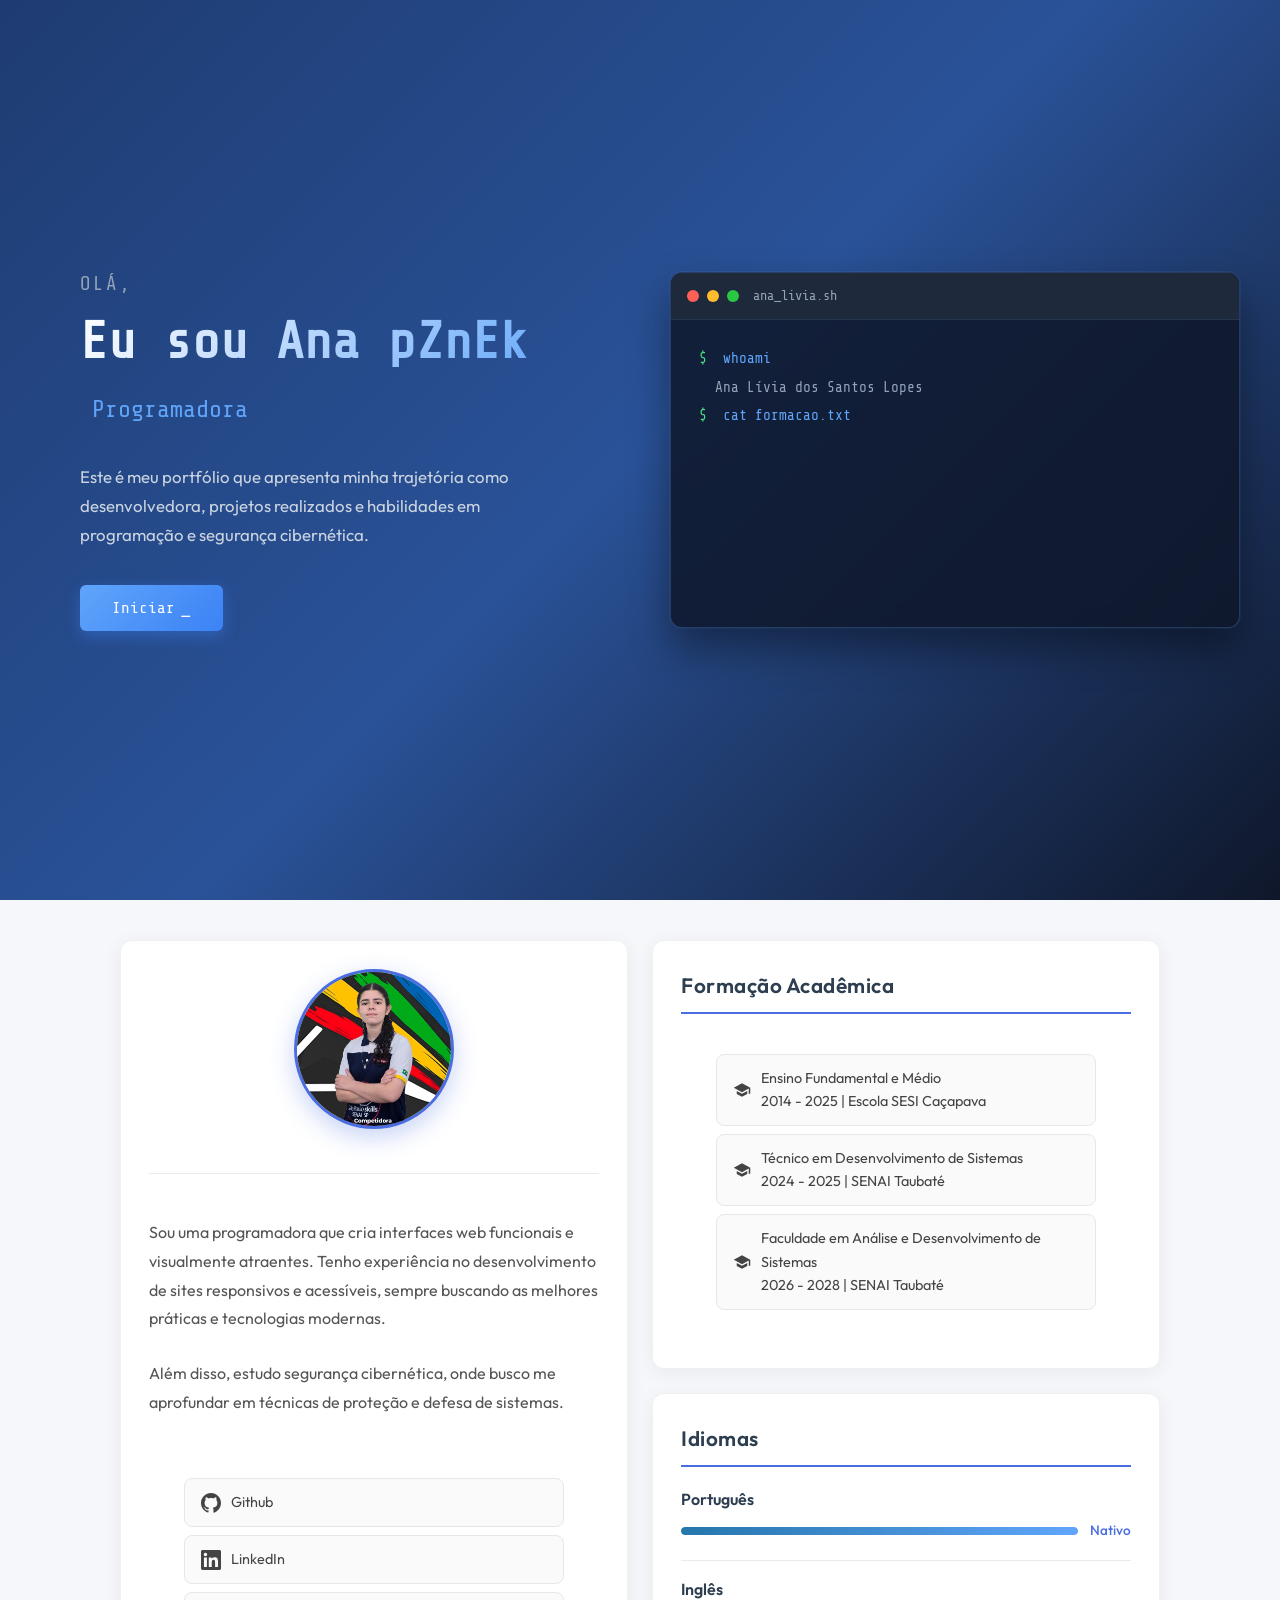
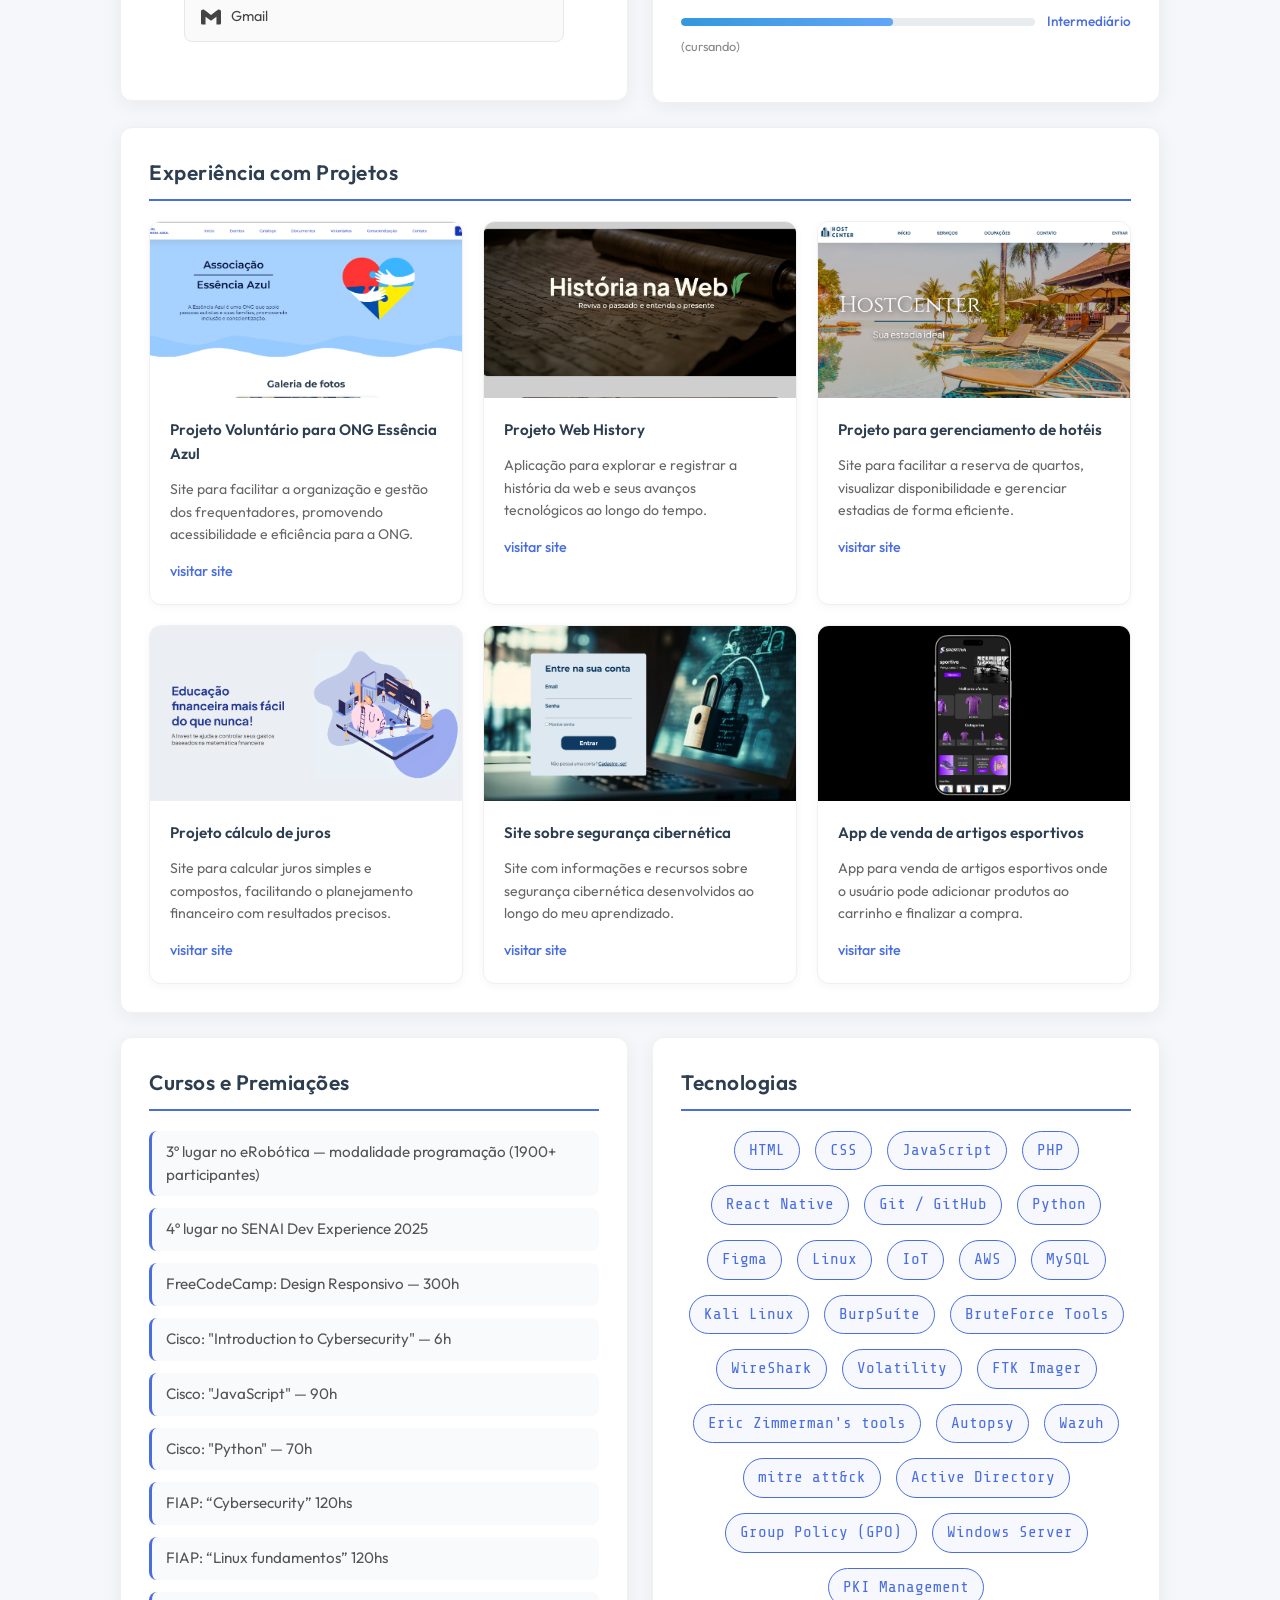
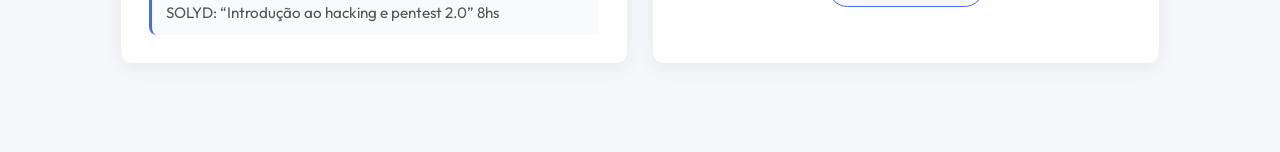
<file: index.html>
<!DOCTYPE html>
<html lang="pt-BR">

<head>
    <meta charset="UTF-8">
    <meta name="viewport" content="width=device-width, initial-scale=1.0">
    <title>Portfólio - Ana Lívia dos Santos Lopes</title>
    <link rel="stylesheet" href="style.css">
    <link rel="preconnect" href="https://fonts.googleapis.com">
    <link href="https://fonts.googleapis.com/css2?family=Share+Tech+Mono&family=Outfit:wght@300;400;500;600;700&display=swap" rel="stylesheet">
</head>

<body>

    <canvas id="matrix-canvas"></canvas>

    <div class="banner-completo">
        <div class="banner-container">
            <div class="banner-esquerda">
                <div class="saudacao glitch-text" data-text="olá,">olá,</div>
                <h1 class="nome-principal"><span class="decrypt-name">Eu sou Ana Lívia</span></h1>

                <section class="animation">
                    <div class="first"><div>Programadora</div></div>
                    <div class="second"><div>Penetration Tester</div></div>
                    <div class="third"><div>Analista de SOC</div></div>
                </section>

                <p class="descricao">
                    Este é meu portfólio que apresenta minha trajetória como desenvolvedora,
                    projetos realizados e habilidades em programação e segurança cibernética.
                </p>

                <button class="botao-contato" onclick="document.getElementById('avatar').scrollIntoView({behavior:'smooth'})">
                    <span class="btn-text">Iniciar</span>
                    <span class="btn-cursor">_</span>
                </button>
            </div>

            <div class="banner-direita">
                <div class="terminal-header">
                    <span class="dot dot-red"></span>
                    <span class="dot dot-yellow"></span>
                    <span class="dot dot-green"></span>
                    <span class="terminal-title">ana_livia.sh</span>
                </div>
                <div class="terminal-body">
                    <div class="terminal-line"><span class="prompt">$</span> <span class="cmd">whoami</span></div>
                    <div class="terminal-line output">Ana Lívia dos Santos Lopes</div>
                    <div class="terminal-line"><span class="prompt">$</span> <span class="cmd">cat formacao.txt</span></div>
                    <div class="terminal-line output">→ Frontend Developer <span class="tag">SENAI</span></div>
                    <div class="terminal-line output">→ Backend Developer <span class="tag">SENAI</span></div>
                    <div class="terminal-line output">→ Cybersecurity <span class="tag">Worldskills</span></div>
                    <div class="terminal-line"><span class="prompt">$</span> <span class="cmd">status</span></div>
                    <div class="terminal-line output"><span class="status-ok">● ONLINE</span> &mdash; disponível para oportunidades</div>
                    <div class="terminal-line blink-line"><span class="prompt">$</span> <span class="cursor-blink">█</span></div>
                </div>
            </div>
        </div>
    </div>

    <div class="container">

        <div class="info">
            <div class="secao-perfil reveal">
                <div class="secao">
                    <img id="avatar" src="./img/img.png" alt="Ana Lívia">
                    <div class=" hr1 divisor"></div>
                    <p class="sobre-mim">
                        Sou uma programadora que cria interfaces web funcionais e visualmente atraentes.
                        Tenho experiência no desenvolvimento de sites responsivos e acessíveis, sempre buscando
                        as melhores práticas e tecnologias modernas.
                    </p>
                    <br>
                    <p class="sobre-mim">
                        Além disso, estudo segurança cibernética, onde busco me aprofundar em técnicas
                        de proteção e defesa de sistemas.
                    </p>

                    <div class="contato contato1">
                        <a href="https://github.com/Ana-Livia-Lopes" target="_blank" class="icone">
                            <svg width="20" height="20" fill="currentColor" viewBox="0 0 24 24"><path d="M12 0C5.37 0 0 5.37 0 12c0 5.3 3.438 9.8 8.205 11.385.6.113.82-.258.82-.577 0-.285-.01-1.04-.015-2.04-3.338.724-4.042-1.61-4.042-1.61C4.422 18.07 3.633 17.7 3.633 17.7c-1.087-.744.084-.729.084-.729 1.205.084 1.838 1.236 1.838 1.236 1.07 1.835 2.809 1.305 3.495.998.108-.776.417-1.305.76-1.605-2.665-.3-5.466-1.332-5.466-5.93 0-1.31.465-2.38 1.235-3.22-.135-.303-.54-1.523.105-3.176 0 0 1.005-.322 3.3 1.23.96-.267 1.98-.399 3-.405 1.02.006 2.04.138 3 .405 2.28-1.552 3.285-1.23 3.285-1.23.645 1.653.24 2.873.12 3.176.765.84 1.23 1.91 1.23 3.22 0 4.61-2.805 5.625-5.475 5.92.42.36.81 1.096.81 2.22 0 1.606-.015 2.896-.015 3.286 0 .315.21.69.825.57C20.565 21.795 24 17.295 24 12c0-6.63-5.37-12-12-12"/></svg>
                            Github
                        </a>
                        <a href="https://www.linkedin.com/in/ana-livia-santos-lopes" target="_blank" class="icone">
                            <svg width="20" height="20" fill="currentColor" viewBox="0 0 24 24"><path d="M20.447 20.452h-3.554v-5.569c0-1.328-.027-3.037-1.852-3.037-1.853 0-2.136 1.445-2.136 2.939v5.667H9.351V9h3.414v1.561h.046c.477-.9 1.637-1.85 3.37-1.85 3.601 0 4.267 2.37 4.267 5.455v6.286zM5.337 7.433c-1.144 0-2.063-.926-2.063-2.065 0-1.138.92-2.063 2.063-2.063 1.14 0 2.064.925 2.064 2.063 0 1.139-.925 2.065-2.064 2.065zm1.782 13.019H3.555V9h3.564v11.452zM22.225 0H1.771C.792 0 0 .774 0 1.729v20.542C0 23.227.792 24 1.771 24h20.451C23.2 24 24 23.227 24 22.271V1.729C24 .774 23.2 0 22.222 0h.003z"/></svg>
                            LinkedIn
                        </a>
                        <a href="mailto:ana.livia.santos.lopes@gmail.com" class="icone">
                            <svg width="20" height="20" fill="currentColor" viewBox="0 0 24 24"><path d="M24 5.457v13.909c0 .904-.732 1.636-1.636 1.636h-3.819V11.73L12 16.64l-6.545-4.91v9.273H1.636A1.636 1.636 0 0 1 0 19.366V5.457c0-2.023 2.309-3.178 3.927-1.964L5.455 4.64 12 9.548l6.545-4.91 1.528-1.145C21.69 2.28 24 3.434 24 5.457z"/></svg>
                            Gmail
                        </a>
                    </div>
                </div>
            </div>

            <div class="coluna-direita">
                <div class="secao reveal">
                    <h2 class="titulo-secao">Formação Acadêmica</h2>
                    <div class="contato">
                        <div class="icone" style="cursor:default;">
                            <svg width="18" height="18" fill="currentColor" viewBox="0 0 24 24"><path d="M12 3L1 9l11 6 9-4.91V17h2V9L12 3zM5 13.18v4L12 21l7-3.82v-4L12 17l-7-3.82z"/></svg>
                            Ensino Fundamental e Médio <br> 2014 - 2025 | Escola SESI Caçapava
                        </div>
                        <div class="icone" style="cursor:default;">
                            <svg width="18" height="18" fill="currentColor" viewBox="0 0 24 24"><path d="M12 3L1 9l11 6 9-4.91V17h2V9L12 3zM5 13.18v4L12 21l7-3.82v-4L12 17l-7-3.82z"/></svg>
                            Técnico em Desenvolvimento de Sistemas <br> 2024 - 2025 | SENAI Taubaté
                        </div>
                        <div class="icone" style="cursor:default;">
                            <svg width="18" height="18" fill="currentColor" viewBox="0 0 24 24"><path d="M12 3L1 9l11 6 9-4.91V17h2V9L12 3zM5 13.18v4L12 21l7-3.82v-4L12 17l-7-3.82z"/></svg>
                            Faculdade em Análise e Desenvolvimento de Sistemas <br> 2026 - 2028 | SENAI Taubaté
                        </div>
                    </div>
                </div>

                <div class="secao-idiomas reveal">
                    <h2 class="titulo-secao">Idiomas</h2>
                    <ul class="lista-idiomas">
                        <li class="item-idioma">
                            <div class="idioma">Português</div>
                            <div class="nivel-container">
                                <div class="barra-progresso">
                                    <div class="progresso progresso-portugues"></div>
                                </div>
                                <span class="nivel-texto">Nativo</span>
                            </div>
                        </li>
                        <div class="divisor"></div>
                        <li class="item-idioma">
                            <div class="idioma">Inglês</div>
                            <div class="nivel-container">
                                <div class="barra-progresso">
                                    <div class="progresso progresso-ingles"></div>
                                </div>
                                <span class="nivel-texto">Intermediário</span>
                            </div>
                            <div class="observacao">(cursando)</div>
                        </li>
                    </ul>
                </div>
            </div>
        </div>

        <div class="secao reveal">
            <h2 class="titulo-secao">Experiência com Projetos</h2>
            <section class="articles">
                <article>
                    <div class="article-wrapper">
                        <figure><img src="./img/projeto1.png" alt="ONG Essência Azul" /></figure>
                        <div class="article-body">
                            <h2>Projeto Voluntário para ONG Essência Azul</h2>
                            <p>Site para facilitar a organização e gestão dos frequentadores, promovendo acessibilidade e eficiência para a ONG.</p>
                            <a href="https://www.portalessenciaazul.cloud/" target="_blank" class="read-more">
                                visitar site
                                <svg xmlns="http://www.w3.org/2000/svg" class="icon" viewBox="0 0 20 20" fill="currentColor">
                                    <path fill-rule="evenodd" d="M12.293 5.293a1 1 0 011.414 0l4 4a1 1 0 010 1.414l-4 4a1 1 0 01-1.414-1.414L14.586 11H3a1 1 0 110-2h11.586l-2.293-2.293a1 1 0 010-1.414z" clip-rule="evenodd" />
                                </svg>
                            </a>
                        </div>
                    </div>
                </article>
                <article>
                    <div class="article-wrapper">
                        <figure><img src="./img/projeto2.png" alt="Projeto 2" /></figure>
                        <div class="article-body">
                            <h2>Projeto Web History</h2>
                            <p>Aplicação para explorar e registrar a história da web e seus avanços tecnológicos ao longo do tempo.</p>
                            <a href="https://github.com/Ana-Livia-Lopes/WebHistory" target="_blank" class="read-more">
                                visitar site
                                <svg xmlns="http://www.w3.org/2000/svg" class="icon" viewBox="0 0 20 20" fill="currentColor">
                                    <path fill-rule="evenodd" d="M12.293 5.293a1 1 0 011.414 0l4 4a1 1 0 010 1.414l-4 4a1 1 0 01-1.414-1.414L14.586 11H3a1 1 0 110-2h11.586l-2.293-2.293a1 1 0 010-1.414z" clip-rule="evenodd" />
                                </svg>
                            </a>
                        </div>
                    </div>
                </article>
                <article>
                    <div class="article-wrapper">
                        <figure><img src="./img/projeto3.png" alt="Gerenciamento de hotéis" /></figure>
                        <div class="article-body">
                            <h2>Projeto para gerenciamento de hotéis</h2>
                            <p>Site para facilitar a reserva de quartos, visualizar disponibilidade e gerenciar estadias de forma eficiente.</p>
                            <a href="https://www.portalessenciaazul.cloud/" target="_blank" class="read-more">
                                visitar site
                                <svg xmlns="http://www.w3.org/2000/svg" class="icon" viewBox="0 0 20 20" fill="currentColor">
                                    <path fill-rule="evenodd" d="M12.293 5.293a1 1 0 011.414 0l4 4a1 1 0 010 1.414l-4 4a1 1 0 01-1.414-1.414L14.586 11H3a1 1 0 110-2h11.586l-2.293-2.293a1 1 0 010-1.414z" clip-rule="evenodd" />
                                </svg>
                            </a>
                        </div>
                    </div>
                </article>
                <article>
                    <div class="article-wrapper">
                        <figure><img src="./img/projeto4.png" alt="Cálculo de juros" /></figure>
                        <div class="article-body">
                            <h2>Projeto cálculo de juros</h2>
                            <p>Site para calcular juros simples e compostos, facilitando o planejamento financeiro com resultados precisos.</p>
                            <a href="https://github.com/Ana-Livia-Lopes/WebHistory" target="_blank" class="read-more">
                                visitar site
                                <svg xmlns="http://www.w3.org/2000/svg" class="icon" viewBox="0 0 20 20" fill="currentColor">
                                    <path fill-rule="evenodd" d="M12.293 5.293a1 1 0 011.414 0l4 4a1 1 0 010 1.414l-4 4a1 1 0 01-1.414-1.414L14.586 11H3a1 1 0 110-2h11.586l-2.293-2.293a1 1 0 010-1.414z" clip-rule="evenodd" />
                                </svg>
                            </a>
                        </div>
                    </div>
                </article>
                <article>
                    <div class="article-wrapper">
                        <figure><img src="./img/projeto5.png" alt="Segurança cibernética" /></figure>
                        <div class="article-body">
                            <h2>Site sobre segurança cibernética</h2>
                            <p>Site com informações e recursos sobre segurança cibernética desenvolvidos ao longo do meu aprendizado.</p>
                            <a href="https://github.com/Ana-Livia-Lopes/cybersecurity-website" target="_blank" class="read-more">
                                visitar site
                                <svg xmlns="http://www.w3.org/2000/svg" class="icon" viewBox="0 0 20 20" fill="currentColor">
                                    <path fill-rule="evenodd" d="M12.293 5.293a1 1 0 011.414 0l4 4a1 1 0 010 1.414l-4 4a1 1 0 01-1.414-1.414L14.586 11H3a1 1 0 110-2h11.586l-2.293-2.293a1 1 0 010-1.414z" clip-rule="evenodd" />
                                </svg>
                            </a>
                        </div>
                    </div>
                </article>
                <article>
                    <div class="article-wrapper">
                        <figure><img src="./img/projeto6.png" alt="Artigos esportivos" /></figure>
                        <div class="article-body">
                            <h2>App de venda de artigos esportivos</h2>
                            <p>App para venda de artigos esportivos onde o usuário pode adicionar produtos ao carrinho e finalizar a compra.</p>
                            <a href="https://github.com/Lucas-Balderrama/app_syncro_smartweb" target="_blank" class="read-more">
                                visitar site
                                <svg xmlns="http://www.w3.org/2000/svg" class="icon" viewBox="0 0 20 20" fill="currentColor">
                                    <path fill-rule="evenodd" d="M12.293 5.293a1 1 0 011.414 0l4 4a1 1 0 010 1.414l-4 4a1 1 0 01-1.414-1.414L14.586 11H3a1 1 0 110-2h11.586l-2.293-2.293a1 1 0 010-1.414z" clip-rule="evenodd" />
                                </svg>
                            </a>
                        </div>
                    </div>
                </article>
            </section>
        </div>

        <div class="info">
            <div class="secao reveal">
                <h2 class="titulo-secao">Cursos e Premiações</h2>
                <ul class="lista-conquistas">
                    <li> 3º lugar no eRobótica — modalidade programação (1900+ participantes)</li>
                    <li> 4º lugar no SENAI Dev Experience 2025</li>
                    <li> FreeCodeCamp: Design Responsivo — 300h</li>
                    <li> Cisco: "Introduction to Cybersecurity" — 6h</li>
                    <li> Cisco: "JavaScript" — 90h</li>
                    <li> Cisco: "Python" — 70h</li>
                    <li>FIAP: “Cybersecurity” 120hs</li>
                    <li>FIAP: “Linux fundamentos” 120hs</li>
                    <li>SOLYD: “Introdução ao hacking e pentest 2.0” 8hs</li>
                </ul>
            </div>

            <div class="secao reveal">
                <h2 class="titulo-secao">Tecnologias</h2>
                <div class="tech-grid">
                    <span class="tech-tag">HTML</span>
                    <span class="tech-tag">CSS</span>
                    <span class="tech-tag">JavaScript</span>
                    <span class="tech-tag">PHP</span>
                    <span class="tech-tag">React Native</span>
                    <span class="tech-tag">Git / GitHub</span>
                    <span class="tech-tag">Python</span>
                    <span class="tech-tag">Figma</span>
                    <span class="tech-tag">Linux</span>
                    <span class="tech-tag">IoT</span>
                    <span class="tech-tag">AWS</span>
                    <span class="tech-tag">MySQL</span>
                    <span class="tech-tag">Kali Linux</span>
                    <span class="tech-tag">BurpSuíte</span>
                    <span class="tech-tag">BruteForce Tools</span>
                    <span class="tech-tag">WireShark</span>
                    <span class="tech-tag">Volatility</span>
                    <span class="tech-tag">FTK Imager</span>
                    <span class="tech-tag">Eric Zimmerman's tools</span>
                    <span class="tech-tag">Autopsy</span>
                    <span class="tech-tag">Wazuh</span>
                    <span class="tech-tag">mitre att&ck</span>
                    <span class="tech-tag">Active Directory</span>
                    <span class="tech-tag">Group Policy (GPO)</span>
                    <span class="tech-tag">Windows Server</span>
                    <span class="tech-tag">PKI Management</span>

                </div>
            </div>
        </div>

    </div>

    <script>
        const canvas = document.getElementById('matrix-canvas');
        const ctx = canvas.getContext('2d');
        canvas.width = window.innerWidth;
        canvas.height = window.innerHeight;
        window.addEventListener('resize', () => {
            canvas.width = window.innerWidth;
            canvas.height = window.innerHeight;
        });
        const chars = '01アイウエオカキクケコABCDEFGHIJKLMNOPQRSTUVWXYZ<>{}[]//\\';
        const fontSize = 13;
        let cols = Math.floor(canvas.width / fontSize);
        let drops = Array(cols).fill(1);
        function drawMatrix() {
            ctx.fillStyle = 'rgba(15, 23, 42, 0.05)';
            ctx.fillRect(0, 0, canvas.width, canvas.height);
            ctx.fillStyle = '#1e3a5f';
            ctx.font = fontSize + 'px Share Tech Mono';
            for (let i = 0; i < drops.length; i++) {
                const char = chars[Math.floor(Math.random() * chars.length)];
                ctx.fillStyle = i % 5 === 0 ? '#60a5fa33' : '#1e3a5f22';
                ctx.fillText(char, i * fontSize, drops[i] * fontSize);
                if (drops[i] * fontSize > canvas.height && Math.random() > 0.975) drops[i] = 0;
                drops[i]++;
            }
        }
        setInterval(drawMatrix, 60);

        const letters = 'ABCDEFGHIJKLMNOPQRSTUVWXYZabcdefghijklmnopqrstuvwxyz';
        function decryptText(el, original, iterations = 0) {
            if (iterations >= original.length * 3) { el.textContent = original; return; }
            el.textContent = original.split('').map((char, i) => {
                if (i < Math.floor(iterations / 3)) return char;
                return char === ' ' ? ' ' : letters[Math.floor(Math.random() * letters.length)];
            }).join('');
            setTimeout(() => decryptText(el, original, iterations + 1), 40);
        }
        const decryptEl = document.querySelector('.decrypt-name');
        const originalName = decryptEl.textContent;
        setTimeout(() => decryptText(decryptEl, originalName), 400);

        const termLines = document.querySelectorAll('.terminal-line');
        termLines.forEach((line, i) => {
            line.style.opacity = '0';
            setTimeout(() => {
                line.style.transition = 'opacity 0.3s';
                line.style.opacity = '1';
            }, 300 + i * 500);
        });

        const reveals = document.querySelectorAll('.reveal');
        const observer = new IntersectionObserver((entries) => {
            entries.forEach(entry => {
                if (entry.isIntersecting) {
                    entry.target.classList.add('visible');
                    observer.unobserve(entry.target);
                }
            });
        }, { threshold: 0.12 });
        reveals.forEach(el => observer.observe(el));

        document.querySelectorAll('.tech-tag').forEach(tag => {
            const orig = tag.textContent;
            tag.addEventListener('mouseenter', () => decryptText(tag, orig));
        });

        const barObserver = new IntersectionObserver((entries) => {
            entries.forEach(entry => {
                if (entry.isIntersecting) {
                    entry.target.querySelectorAll('.progresso').forEach(bar => {
                        bar.style.width = bar.dataset.width || bar.style.width;
                    });
                }
            });
        }, { threshold: 0.3 });
        document.querySelectorAll('.secao-idiomas').forEach(el => barObserver.observe(el));
    </script>
</body>
</html>
</file>
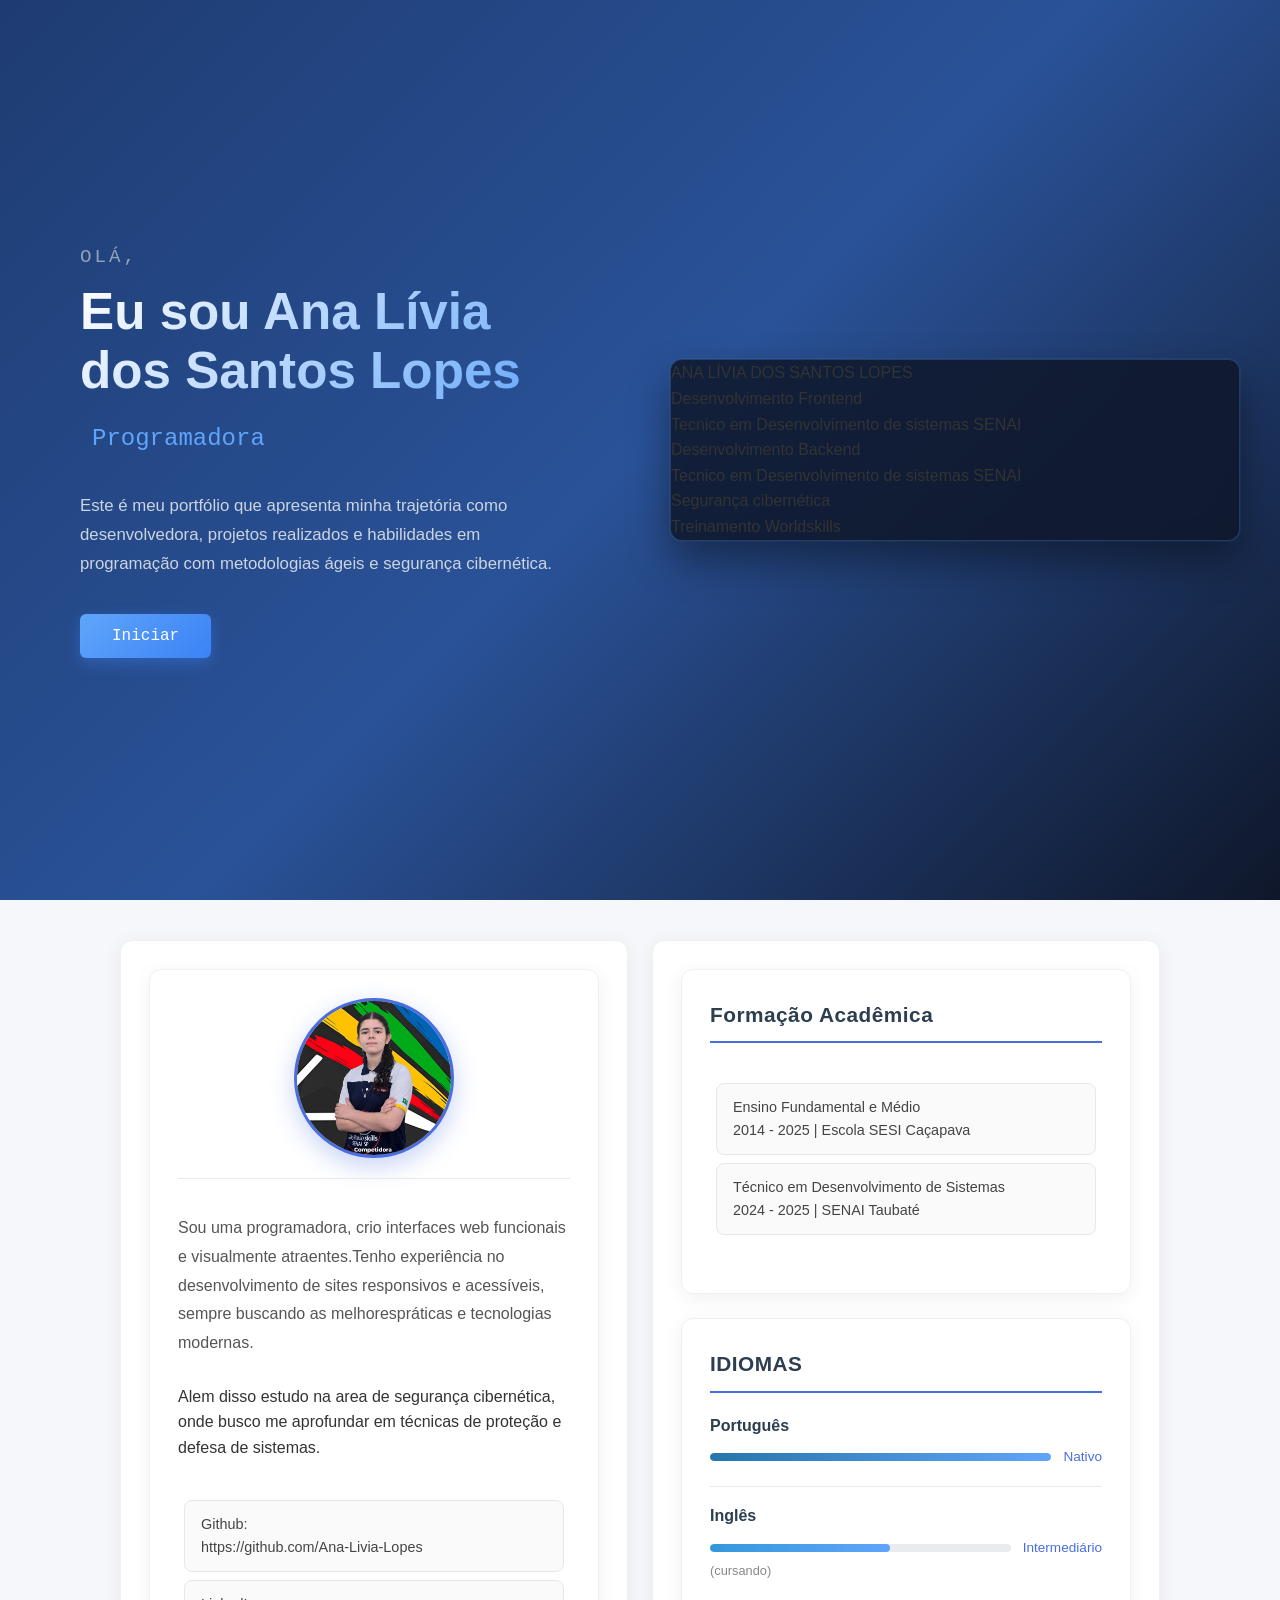
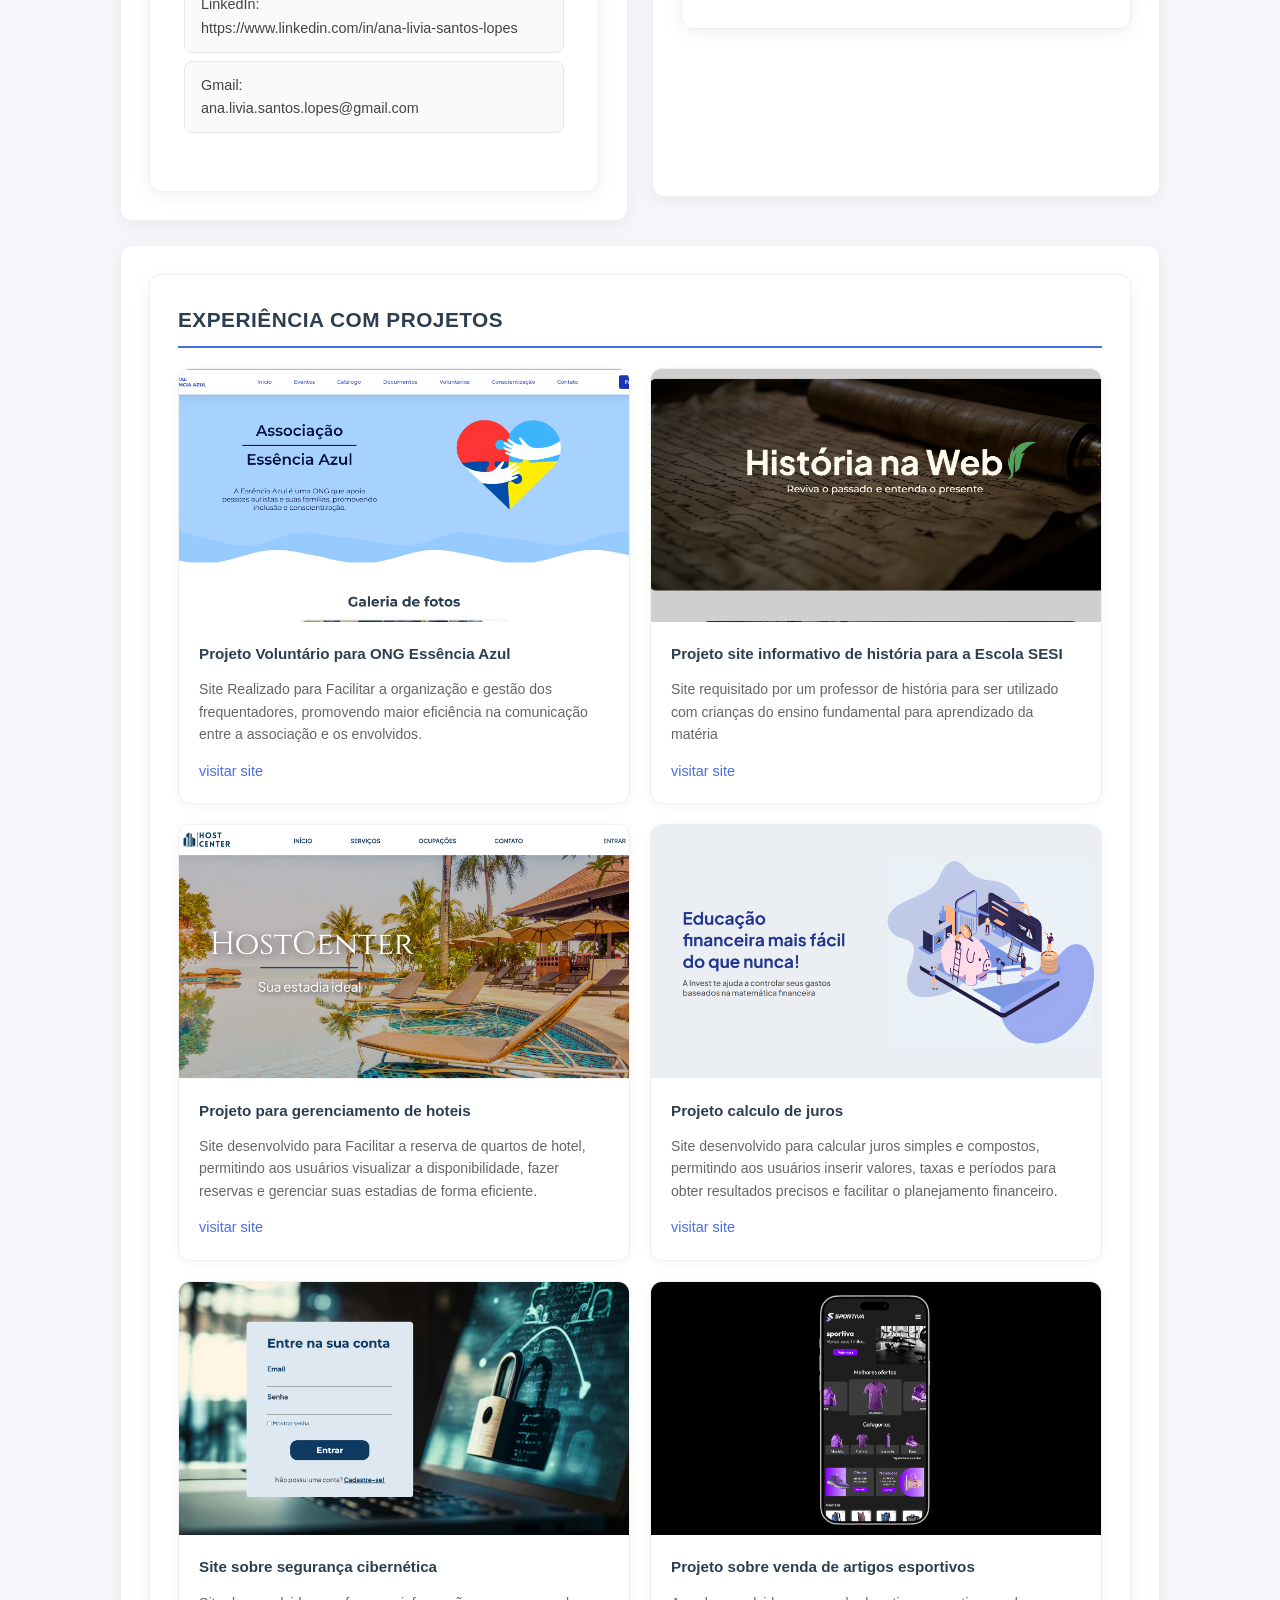
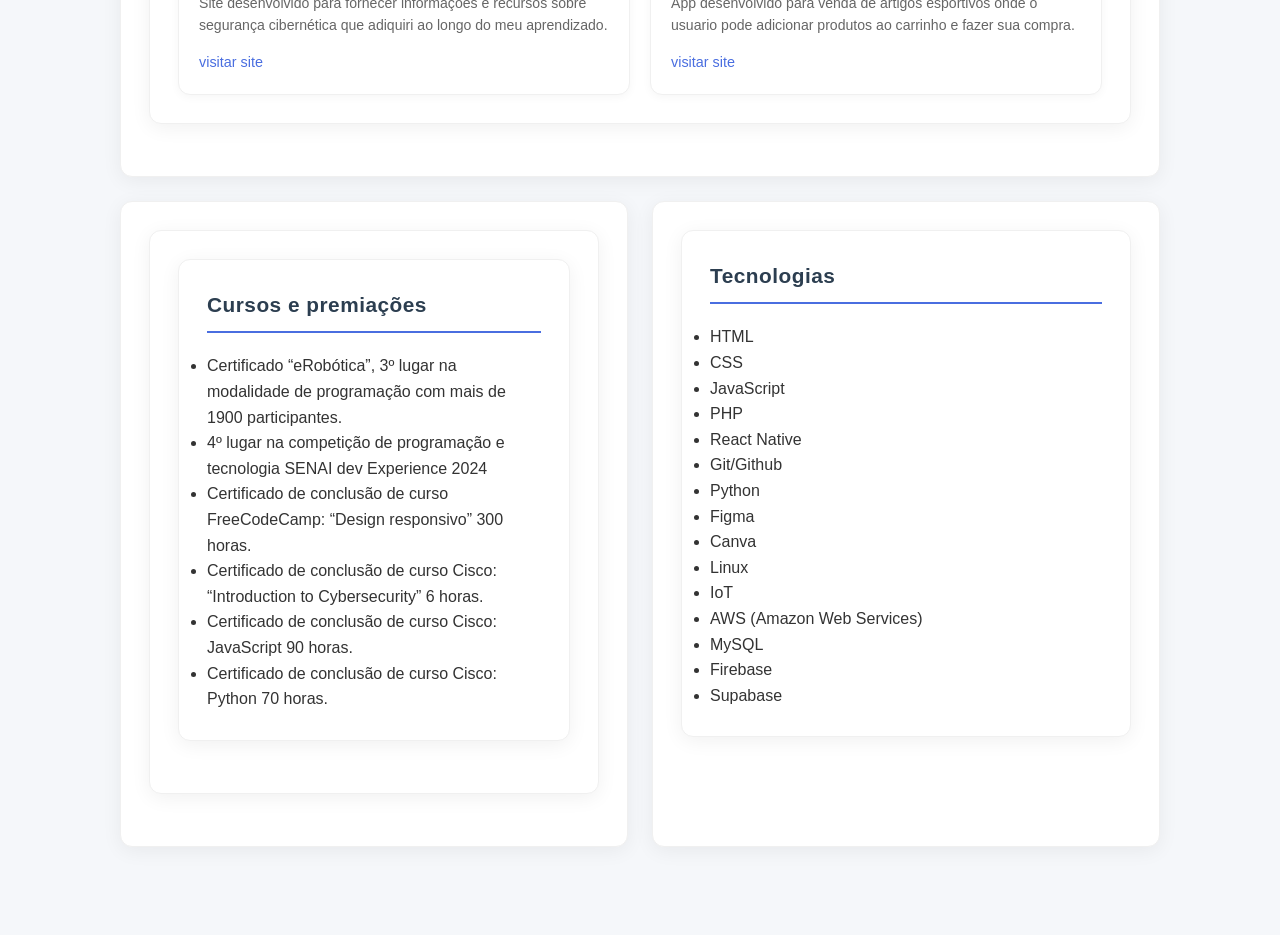
<file: teste.html>
<!DOCTYPE html>
<html lang="pt-BR">

<head>
    <meta charset="UTF-8">
    <meta name="viewport" content="width=device-width, initial-scale=1.0">
    <title>Currículo - Ana Lívia dos Santos Lopes</title>
    <link rel="stylesheet" href="style.css">
</head>

<body>
    <div class="banner-completo">


        <div class="banner-container">
            <div class="banner-esquerda">
                <div class="saudacao">olá,</div>
                <h1 class="nome-principal">Eu sou Ana Lívia dos Santos Lopes <span class="destaque"></span></h1>
                <section class="animation">
                    <div class="first">
                        <div>Programadora</div>
                    </div>
                    <div class="second">
                        <div>Penetration Tester</div>
                    </div>
                    <div class="third">
                        <div>Analista de SOC</div>
                    </div>
                </section>

                <p class="descricao">
                    Este é meu portfólio que apresenta minha trajetória como desenvolvedora, projetos realizados e
                    habilidades em programação com metodologias ágeis e segurança cibernética.
                </p>

                <button class="botao-contato" onclick="location.href='#avatar'">Iniciar</button>
            </div>

            <div class="banner-direita">
                <div class="nome-completo">ANA LÍVIA DOS SANTOS LOPES</div>

                <div class="info-rapida">
                    <div class="info-item">
                        <div class="info-conteudo">Desenvolvimento Frontend</div>
                        <div class="info-titulo">Tecnico em Desenvolvimento de sistemas SENAI</div>
                    </div>

                    <div class="info-item">
                        <div class="info-conteudo">Desenvolvimento Backend</div>
                        <div class="info-titulo">Tecnico em Desenvolvimento de sistemas SENAI</div>
                    </div>

                    <div class="info-item">
                        <div class="info-conteudo">Segurança cibernética</div>
                        <div class="info-titulo">Treinamento Worldskills</div>
                    </div>
                </div>
            </div>
        </div>
    </div>
    <div class="container">

        <div class="info">
            <div class="secao-perfil">
                <div class="secao">
                    <div class="secao">
                        <img id="avatar" src="./img/img.png" alt="">


                        <div class="divisor"></div>

                        <p class="descricao">
                        <p class="sobre-mim">
                            Sou uma programadora, crio interfaces web funcionais e visualmente
                            atraentes.Tenho experiência no desenvolvimento de sites responsivos e acessíveis, sempre
                            buscando as
                            melhorespráticas e tecnologias modernas.
                        </p> <br>

                        <p>
                            Alem disso estudo na area de segurança cibernética, onde busco
                            me aprofundar em técnicas de proteção e defesa de sistemas.
                        </p>
                        </p>

                        <div class="contato">
                            <a href="https://github.com/Ana-Livia-Lopes" target="_blank" class="icone">Github: <br>
                                https://github.com/Ana-Livia-Lopes</a>
                            <a href="https://www.linkedin.com/in/ana-livia-santos-lopes" target="_blank"
                                class="icone">LinkedIn: <br> https://www.linkedin.com/in/ana-livia-santos-lopes</a>
                            <a href="mailto:ana.livia.santos.lopes@gmail.com" target="_blank" class="icone">Gmail:
                                <br>ana.livia.santos.lopes@gmail.com</a>
                        </div>
                    </div>
                </div>
            </div>
            <div class="secao">

                <div class="secao">
                    <h2 class="titulo-secao">Formação Acadêmica</h2>
                    <p class="sobre-mim">
                    <div class="contato">
                        <div class="icone" style="cursor: default;">Ensino Fundamental e Médio <br> 2014 - 2025 | Escola
                            SESI Caçapava</div>
                        <div class="icone" style="cursor: default;">Técnico em Desenvolvimento de Sistemas <br> 2024 -
                            2025 | SENAI Taubaté</div>
                    </div>
                </div>
                <div class="secao-idiomas">
                    <h2 class="titulo-secao">IDIOMAS</h2>

                    <ul class="lista-idiomas">
                        <li class="item-idioma">
                            <div class="idioma">Português</div>
                            <div class="idioma-item">
                                <div class="nivel-container">
                                    <div class="barra-progresso">
                                        <div class="progresso progresso-portugues"></div>
                                    </div>
                                    <span class="nivel-texto">Nativo</span>
                                </div>
                            </div>
                        </li>

                        <div class="divisor"></div>

                        <li class="item-idioma">
                            <div class="idioma">Inglês</div>
                            <div class="idioma-item">
                                <div class="nivel-container">
                                    <div class="barra-progresso">
                                        <div class="progresso progresso-ingles"></div>
                                    </div>
                                    <span class="nivel-texto">Intermediário</span>
                                </div>
                                <div class="observacao">(cursando)</div>
                            </div>
                        </li>
                    </ul>
                </div>
            </div>
        </div>

        <div class="secao">
            <div class="secao">
                <h2 class="titulo-secao">EXPERIÊNCIA COM PROJETOS</h2>
                <section class="articles">
                    <article>
                        <div class="article-wrapper">
                            <figure>
                                <img src="./img/projeto1.png" alt="" />
                            </figure>
                            <div class="article-body">
                                <h2>Projeto Voluntário para ONG Essência Azul</h2>
                                <p>
                                    Site Realizado para Facilitar a organização e gestão dos frequentadores, promovendo
                                    maior eficiência na comunicação entre a associação e os envolvidos.
                                </p>
                                <a href="https://essenciaazul.onrender.com/" class="read-more">
                                    visitar site <span class="sr-only">about this is some title</span>
                                    <svg xmlns="http://www.w3.org/2000/svg" class="icon" viewBox="0 0 20 20"
                                        fill="currentColor">
                                        <path fill-rule="evenodd"
                                            d="M12.293 5.293a1 1 0 011.414 0l4 4a1 1 0 010 1.414l-4 4a1 1 0 01-1.414-1.414L14.586 11H3a1 1 0 110-2h11.586l-2.293-2.293a1 1 0 010-1.414z"
                                            clip-rule="evenodd" />
                                    </svg>
                                </a>
                            </div>
                        </div>
                    </article>
                    <article>

                        <div class="article-wrapper">
                            <figure>
                                <img src="./img/projeto2.png" alt="" />
                            </figure>
                            <div class="article-body">
                                <h2>Projeto site informativo de história para a Escola SESI</h2>
                                <p>
                                    Site requisitado por um professor de história para ser utilizado com crianças do
                                    ensino fundamental para aprendizado da matéria
                                </p>
                                <a href="https://github.com/Ana-Livia-Lopes/WebHistory" class="read-more">
                                    visitar site <span class="sr-only">about this is some title</span>
                                    <svg xmlns="http://www.w3.org/2000/svg" class="icon" viewBox="0 0 20 20"
                                        fill="currentColor">
                                        <path fill-rule="evenodd"
                                            d="M12.293 5.293a1 1 0 011.414 0l4 4a1 1 0 010 1.414l-4 4a1 1 0 01-1.414-1.414L14.586 11H3a1 1 0 110-2h11.586l-2.293-2.293a1 1 0 010-1.414z"
                                            clip-rule="evenodd" />
                                    </svg>
                                </a>
                            </div>
                        </div>
                    </article>
                    <article>
                        <div class="article-wrapper">
                            <figure>
                                <img src="./img/projeto3.png" alt="" />
                            </figure>
                            <div class="article-body">
                                <h2>Projeto para gerenciamento de hoteis</h2>
                                <p>
                                    Site desenvolvido para Facilitar a reserva de quartos de hotel, permitindo aos
                                    usuários
                                    visualizar a disponibilidade, fazer reservas e gerenciar suas estadias de forma
                                    eficiente.
                                </p>
                                <a href="https://essenciaazul.onrender.com/" class="read-more">
                                    visitar site <span class="sr-only">about this is some title</span>
                                    <svg xmlns="http://www.w3.org/2000/svg" class="icon" viewBox="0 0 20 20"
                                        fill="currentColor">
                                        <path fill-rule="evenodd"
                                            d="M12.293 5.293a1 1 0 011.414 0l4 4a1 1 0 010 1.414l-4 4a1 1 0 01-1.414-1.414L14.586 11H3a1 1 0 110-2h11.586l-2.293-2.293a1 1 0 010-1.414z"
                                            clip-rule="evenodd" />
                                    </svg>
                                </a>
                            </div>
                        </div>
                    </article>
                    <article>

                        <div class="article-wrapper">
                            <figure>
                                <img src="./img/projeto4.png" alt="" />
                            </figure>
                            <div class="article-body">
                                <h2>Projeto calculo de juros</h2>
                                <p>
                                    Site desenvolvido para calcular juros simples e compostos, permitindo aos usuários
                                    inserir valores, taxas e períodos para obter resultados precisos e facilitar o
                                    planejamento financeiro.
                                </p>
                                <a href="https://github.com/Ana-Livia-Lopes/WebHistory" class="read-more">
                                    visitar site <span class="sr-only">about this is some title</span>
                                    <svg xmlns="http://www.w3.org/2000/svg" class="icon" viewBox="0 0 20 20"
                                        fill="currentColor">
                                        <path fill-rule="evenodd"
                                            d="M12.293 5.293a1 1 0 011.414 0l4 4a1 1 0 010 1.414l-4 4a1 1 0 01-1.414-1.414L14.586 11H3a1 1 0 110-2h11.586l-2.293-2.293a1 1 0 010-1.414z"
                                            clip-rule="evenodd" />
                                    </svg>
                                </a>
                            </div>
                        </div>
                    </article>
                    <article>
                        <div class="article-wrapper">
                            <figure>
                                <img src="./img/projeto5.png" alt="" />
                            </figure>
                            <div class="article-body">
                                <h2>Site sobre segurança cibernética</h2>
                                <p>
                                    Site desenvolvido para fornecer informações e recursos sobre segurança cibernética
                                    que adiquiri ao longo do meu aprendizado.
                                </p>
                                <a href="https://github.com/Ana-Livia-Lopes/cybersecurity-website" class="read-more">
                                    visitar site <span class="sr-only">about this is some title</span>
                                    <svg xmlns="http://www.w3.org/2000/svg" class="icon" viewBox="0 0 20 20"
                                        fill="currentColor">
                                        <path fill-rule="evenodd"
                                            d="M12.293 5.293a1 1 0 011.414 0l4 4a1 1 0 010 1.414l-4 4a1 1 0 01-1.414-1.414L14.586 11H3a1 1 0 110-2h11.586l-2.293-2.293a1 1 0 010-1.414z"
                                            clip-rule="evenodd" />
                                    </svg>
                                </a>
                            </div>
                        </div>
                    </article>
                    <article>
                        <div class="article-wrapper">
                            <figure>
                                <img src="./img/projeto6.png" alt="" />
                            </figure>
                            <div class="article-body">
                                <h2>Projeto sobre venda de artigos esportivos</h2>
                                <p>
                                    App desenvolvido para venda de artigos esportivos onde o usuario pode adicionar
                                    produtos ao carrinho e fazer sua compra.
                                </p>
                                <a href="https://github.com/Lucas-Balderrama/app_syncro_smartweb" class="read-more">
                                    visitar site <span class="sr-only">about this is some title</span>
                                    <svg xmlns="http://www.w3.org/2000/svg" class="icon" viewBox="0 0 20 20"
                                        fill="currentColor">
                                        <path fill-rule="evenodd"
                                            d="M12.293 5.293a1 1 0 011.414 0l4 4a1 1 0 010 1.414l-4 4a1 1 0 01-1.414-1.414L14.586 11H3a1 1 0 110-2h11.586l-2.293-2.293a1 1 0 010-1.414z"
                                            clip-rule="evenodd" />
                                    </svg>
                                </a>
                            </div>
                        </div>
                    </article>
                </section>
            </div>
        </div>

        <div class="info">
            <div class="secao">
                <div class="secao">
                    <div class="secao">
                        <h2 class="titulo-secao">Cursos e premiações</h2>
                        <p class="sobre-mim">
                        <ul>
                            <li>Certificado “eRobótica”, 3º lugar na modalidade de programação com mais de 1900
                                participantes.</li>
                            <li>4º lugar na competição de programação e tecnologia SENAI dev Experience 2024</li>
                            <li>Certificado de conclusão de curso FreeCodeCamp: “Design responsivo” 300 horas.</li>
                            <li>Certificado de conclusão de curso Cisco: “Introduction to Cybersecurity” 6 horas.</li>
                            <li>Certificado de conclusão de curso Cisco: JavaScript 90 horas.</li>
                            <li>Certificado de conclusão de curso Cisco: Python 70 horas.</li>
                        </ul>
                        </p>
                    </div>
                </div>
            </div>

            <div class="secao">
                <div class="secao">
                    <h2 class="titulo-secao">Tecnologias</h2>
                    <p class="sobre-mim">
                    <ul>
                        <li>HTML</li>
                        <li>CSS</li>
                        <li>JavaScript</li>
                        <li>PHP</li>
                        <li>React Native</li>
                        <li>Git/Github</li>
                        <li>Python</li>
                        <li>Figma</li>
                        <li>Canva</li>
                        <li>Linux</li>
                        <li>IoT</li>
                        <li>AWS (Amazon Web Services)</li>
                        <li>MySQL</li>
                        <li>Firebase</li>
                        <li>Supabase</li>
                    </ul>
                    </p>
                </div>
            </div>

        </div>

</body>

</html>
</file>
<file: style.css>
*, *::before, *::after {
    margin: 0;
    padding: 0;
    box-sizing: border-box;
}

:root {
    --azul: #60a5fa;
    --azul-escuro: #2a5298;
    --fundo-escuro: #0f172a;
    --fundo-card: #1e293b;
    --texto: #e2e8f0;
    --texto-fraco: #94a3b8;
    --verde: #4ade80;
    --amarelo: #fbbf24;
    --borda: rgba(96, 165, 250, 0.15);
}

html { scroll-behavior: smooth; }

body {
    background-color: #f5f7fa;
    color: #333;
    line-height: 1.6;
    font-family: 'Outfit', 'Segoe UI', Tahoma, Geneva, Verdana, sans-serif;
}

#matrix-canvas {
    position: fixed;
    top: 0; left: 0;
    width: 100%; height: 100%;
    z-index: 0;
    pointer-events: none;
    opacity: 1;
}

.banner-completo {
    width: 100%;
    min-height: 100vh;
    background: linear-gradient(135deg, #1e3c72 0%, #2a5298 50%, #0f172a 100%);
    display: flex;
    align-items: center;
    justify-content: center;
    padding: 40px 20px;
    position: relative;
    overflow: hidden;
    z-index: 1;
}

.banner-container {
    max-width: 1200px;
    width: 100%;
    display: grid;
    grid-template-columns: 1fr 1fr;
    gap: 60px;
    align-items: center;
    z-index: 2;
    position: relative;
}

.banner-esquerda { padding: 40px; }

.saudacao {
    font-size: 1.2rem;
    color: var(--texto-fraco);
    margin-bottom: 10px;
    font-weight: 300;
    letter-spacing: 3px;
    text-transform: uppercase;
    font-family: 'Share Tech Mono', monospace;
    position: relative;
}

.glitch-text {
    animation: glitch 4s infinite;
}

@keyframes glitch {
    0%, 90%, 100% { text-shadow: none; transform: none; }
    91% { text-shadow: -2px 0 #f0f, 2px 0 #0ff; transform: skewX(-1deg); }
    92% { text-shadow: 2px 0 #f0f, -2px 0 #0ff; transform: skewX(1deg); }
    93% { text-shadow: none; transform: none; }
    95% { text-shadow: -1px 0 #f0f; transform: skewX(-0.5deg); }
    96% { text-shadow: none; transform: none; }
}

.nome-principal {
    font-size: 3.2rem;
    font-weight: 700;
    margin-bottom: 15px;
    background: linear-gradient(135deg, #ffffff, #60a5fa);
    -webkit-background-clip: text;
    -webkit-text-fill-color: transparent;
    background-clip: text;
    line-height: 1.15;
    animation: fadeSlideUp 0.8s ease 0.2s both;
}

.decrypt-name {
    display: inline;
    font-family: 'Share Tech Mono', monospace;
}

.animation {
    height: 50px;
    overflow: hidden;
    margin-bottom: 25px;
}

.animation > div > div {
    padding: 0.25rem 0.75rem;
    height: 2.81rem;
    margin-bottom: 2.81rem;
    display: inline-block;
    font-size: 1.5rem;
    font-weight: 500;
    color: var(--azul);
    font-family: 'Share Tech Mono', monospace;
}

.animation div:first-child {
    animation: text-animation 6s infinite;
}

@keyframes text-animation {
    0%, 10%   { margin-top: 0; }
    20%, 30%  { margin-top: -4.62rem; }
    40%, 60%  { margin-top: -9.64rem; }
    70%, 80%  { margin-top: -4.62rem; }
    90%, 100% { margin-top: 0; }
}

.descricao {
    color: #cbd5e1;
    font-size: 1.05rem;
    line-height: 1.75;
    margin-bottom: 35px;
    max-width: 480px;
    animation: fadeSlideUp 0.8s ease 0.5s both;
}


.botao-contato {
    display: inline-flex;
    align-items: center;
    gap: 6px;
    padding: 13px 32px;
    background: linear-gradient(135deg, #60a5fa, #3b82f6);
    color: white;
    border: none;
    border-radius: 6px;
    font-weight: 500;
    font-size: 1rem;
    cursor: pointer;
    transition: all 0.3s ease;
    box-shadow: 0 5px 15px rgba(59, 130, 246, 0.4);
    font-family: 'Share Tech Mono', monospace;
    animation: fadeSlideUp 0.8s ease 0.7s both;
}

.botao-contato:hover {
    transform: translateY(-2px);
    box-shadow: 0 8px 25px rgba(59, 130, 246, 0.6);
}

.btn-cursor {
    animation: blink 1s step-end infinite;
    font-size: 1.1rem;
}

@keyframes blink { 0%, 100% { opacity: 1; } 50% { opacity: 0; } }

.banner-direita {
    background: rgba(15, 23, 42, 0.85);
    backdrop-filter: blur(10px);
    border-radius: 12px;
    border: 1px solid rgba(96, 165, 250, 0.25);
    box-shadow: 0 20px 40px rgba(0, 0, 0, 0.4), 0 0 0 1px rgba(96,165,250,0.1);
    overflow: hidden;
    animation: fadeSlideUp 0.9s ease 0.3s both;
}

.terminal-header {
    background: #1e293b;
    padding: 12px 16px;
    display: flex;
    align-items: center;
    gap: 8px;
    border-bottom: 1px solid rgba(96,165,250,0.1);
}

.dot {
    width: 12px; height: 12px;
    border-radius: 50%;
    display: inline-block;
}
.dot-red    { background: #ff5f57; }
.dot-yellow { background: #febc2e; }
.dot-green  { background: #28c840; }

.terminal-title {
    font-family: 'Share Tech Mono', monospace;
    color: var(--texto-fraco);
    font-size: 0.85rem;
    margin-left: 6px;
}

.terminal-body {
    padding: 24px 28px;
    font-family: 'Share Tech Mono', monospace;
    font-size: 0.9rem;
    line-height: 2;
}

.terminal-line { color: var(--texto); }
.terminal-line.output { color: #94a3b8; padding-left: 16px; }

.prompt { color: var(--verde); margin-right: 8px; }
.cmd    { color: var(--azul); }

.tag {
    background: rgba(96, 165, 250, 0.15);
    color: var(--azul);
    border: 1px solid rgba(96,165,250,0.3);
    border-radius: 4px;
    padding: 0 6px;
    font-size: 0.78rem;
    margin-left: 6px;
}

.status-ok { color: var(--verde); }

.cursor-blink {
    animation: blink 1s step-end infinite;
    color: var(--azul);
}

.container {
    max-width: 1100px;
    margin: 0 auto;
    padding: 40px 30px;
    position: relative;
    z-index: 1;
}

.reveal {
    opacity: 0;
    transform: translateY(30px);
    transition: opacity 0.7s ease, transform 0.7s ease;
}
.reveal.visible {
    opacity: 1;
    transform: translateY(0);
}

.info {
    display: grid;
    grid-template-columns: 1fr 1fr;
    gap: 24px;
    margin-bottom: 24px;
}

.coluna-direita { 
    display: flex; 
    flex-direction: column; 
}

.secao {
    background-color: white;
    border-radius: 12px;
    padding: 28px;
    margin-bottom: 24px;
    box-shadow: 0 4px 20px rgba(0, 0, 0, 0.06);
    border: 1px solid #f0f0f0;
    transition: box-shadow 0.3s ease;
}

.secao:hover { box-shadow: 0 8px 30px rgba(42, 82, 152, 0.1); }
.secao-perfil .secao { margin-bottom: 0; }

.titulo-secao {
    color: #2c3e50;
    font-size: 1.3rem;
    font-weight: 600;
    margin-bottom: 20px;
    padding-bottom: 10px;
    border-bottom: 2px solid #4a6ee0;
    letter-spacing: 0.5px;
}

#avatar {
    width: 160px;
    height: 160px;
    border-radius: 50%;
    margin: 0 auto 20px;
    display: block;
    object-fit: cover;
    box-shadow: 0 8px 24px rgba(74, 110, 224, 0.3);
    border: 3px solid #4a6ee0;
    transition: transform 0.4s ease;
}
#avatar:hover { transform: scale(1.04); }

.sobre-mim { color: #555; line-height: 1.8; }

.contato { 
    display: flex; 
    flex-direction: column; 
    align-items: center; 
    gap: 8px; 
    margin-top: 40px;
    margin-bottom: 30px;
}
.contato1{
    margin-top: 62px;
}

.icone {
    width: 100%;
    max-width: 380px;
    padding: 12px 16px;
    display: flex;
    align-items: center;
    gap: 10px;
    color: #444;
    text-decoration: none;
    border: 1px solid #e5e7eb;
    border-radius: 8px;
    background: #fafafa;
    font-size: 0.9rem;
    transition: all 0.3s ease;
}
.icone:hover {
    background: #4a6ee0;
    color: white;
    border-color: #4a6ee0;
    transform: translateY(-2px);
    box-shadow: 0 4px 12px rgba(74,110,224,0.3);
}
.icone svg { flex-shrink: 0; }

.secao-idiomas {
    background: white;
    border-radius: 12px;
    padding: 28px;
    box-shadow: 0 4px 20px rgba(0,0,0,0.06);
    border: 1px solid #f0f0f0;
}

.lista-idiomas { list-style: none; }

.item-idioma { margin-bottom: 18px; }

.idioma { font-weight: 600; color: #2c3e50; font-size: 1rem; margin-bottom: 8px; }

.nivel-container { display: flex; align-items: center; gap: 12px; }

.barra-progresso {
    flex: 1;
    height: 8px;
    background: #e9ecef;
    border-radius: 10px;
    overflow: hidden;
}

.progresso {
    height: 100%;
    border-radius: 10px;
    transition: width 1.2s ease;
}
.progresso-portugues { width: 100%; background: linear-gradient(90deg, #2576ac, #60a5fa); }
.progresso-ingles    { width: 60%;  background: linear-gradient(90deg, #3498db, #60a5fa); }

.nivel-texto { font-size: 0.85rem; color: #4a6ee0; font-weight: 500; white-space: nowrap; }
.observacao  { font-size: 0.8rem; color: #888; margin-top: 3px; }

.divisor { 
    height: 1px; 
    background: #eaeaea; 
    margin: 16px 0; 
}
.hr1 { 
    margin: 44px 0;
}

.articles {
    display: grid;
    max-width: 100%;
    grid-template-columns: repeat(auto-fill, minmax(300px, 1fr));
    gap: 20px;
    padding: 0;
}

article {
    --img-scale: 1.001;
    --title-color: #2c3e50;
    --link-icon-translate: -20px;
    --link-icon-opacity: 0;
    position: relative;
    border-radius: 12px;
    background: #fff;
    transform-origin: center;
    transition: all 0.4s ease-in-out;
    overflow: hidden;
    border: 1px solid #f0f0f0;
    box-shadow: 0 2px 10px rgba(0,0,0,0.04);
}

article:has(:hover, :focus) {
    --img-scale: 1.08;
    --title-color: #4a6ee0;
    --link-icon-translate: 0;
    --link-icon-opacity: 1;
    box-shadow: 0 10px 30px rgba(74,110,224,0.15);
    transform: translateY(-3px);
}

article h2 {
    margin: 0 0 12px;
    font-size: 0.95rem;
    color: var(--title-color);
    transition: color 0.3s ease;
    font-weight: 600;
}

figure {
    margin: 0; padding: 0;
    aspect-ratio: 16 / 9;
    overflow: hidden;
}

article img {
    max-width: 100%;
    transform: scale(var(--img-scale));
    transition: transform 0.4s ease-in-out;
    width: 100%; height: 100%;
    object-fit: cover;
}

.article-body { padding: 20px; }

article a { display: inline-flex; align-items: center; text-decoration: none; color: #4a6ee0; font-weight: 500; font-size: 0.9rem; }

article a::after { position: absolute; inset-block: 0; inset-inline: 0; cursor: pointer; content: ""; }

article a .icon {
    min-width: 20px; width: 20px; height: 20px;
    margin-left: 5px;
    transform: translateX(var(--link-icon-translate));
    opacity: var(--link-icon-opacity);
    transition: all 0.3s;
}

article p { color: #666; font-size: 0.88rem; line-height: 1.6; margin-bottom: 12px; }

.lista-conquistas {
    list-style: none;
    display: flex;
    flex-direction: column;
    gap: 12px;
}

.lista-conquistas li {
    display: flex;
    align-items: flex-start;
    gap: 10px;
    color: #555;
    font-size: 0.95rem;
    line-height: 1.5;
    padding: 10px 14px;
    background: #f8fafc;
    border-radius: 8px;
    border-left: 3px solid #4a6ee0;
    transition: transform 0.2s ease, box-shadow 0.2s ease;
}

.lista-conquistas li:hover {
    transform: translateX(4px);
    box-shadow: 0 2px 10px rgba(74,110,224,0.1);
}

.conquista-icon { font-size: 1.1rem; flex-shrink: 0; }

.tech-grid {
    display: flex;
    flex-wrap: wrap;
    gap: 15px;
    align-items: center;
    justify-content: center;
}

.tech-tag {
    display: inline-block;
    padding: 6px 14px;
    border: 1px solid #4a6ee0;
    border-radius: 20px;
    font-size: 1rem;
    color: #4a6ee0;
    background: rgba(74, 110, 224, 0.05);
    font-family: 'Share Tech Mono', monospace;
    cursor: default;
    transition: all 0.25s ease;
    user-select: none;
}

.tech-tag:hover {
    background: #4a6ee0;
    color: white;
    transform: scale(1.05);
    box-shadow: 0 4px 12px rgba(74,110,224,0.3);
}

@keyframes fadeSlideUp {
    from { opacity: 0; transform: translateY(20px); }
    to   { opacity: 1; transform: translateY(0); }
}

@media (max-width: 968px) {
    .banner-container {
        grid-template-columns: 1fr;
        gap: 40px;
        text-align: center;
    }
    .banner-esquerda { padding: 20px; }
    .nome-principal  { font-size: 2.6rem; }
    .descricao       { margin: 0 auto 35px; }
    .botao-contato   { margin: 0 auto; display: flex; }
}

@media (max-width: 768px) {
    .container { padding: 20px; }
    .info { grid-template-columns: 1fr; }
    .articles { grid-template-columns: 1fr; }
    .nome-principal { font-size: 2rem; }
}

@media (max-width: 480px) {
    .nome-principal { font-size: 1.8rem; }
    .secao          { padding: 18px; }
    .icone          { max-width: 100%; }
    .banner-direita { border-radius: 10px; }
}

@media screen and (max-width: 960px) {
    article { container: card/inline-size; }
    .article-body p { display: none; }
}

@container card (min-width: 380px) {
    .article-wrapper { display: grid; grid-template-columns: 100px 1fr; gap: 16px; }
    .article-body    { padding-left: 0; }
    figure           { width: 100%; height: 100%; overflow: hidden; }
    figure img       { height: 100%; aspect-ratio: 1; object-fit: cover; }
}

.sr-only:not(:focus):not(:active) {
    clip: rect(0 0 0 0);
    clip-path: inset(50%);
    height: 1px;
    overflow: hidden;
    position: absolute;
    white-space: nowrap;
    width: 1px;
}
</file>
